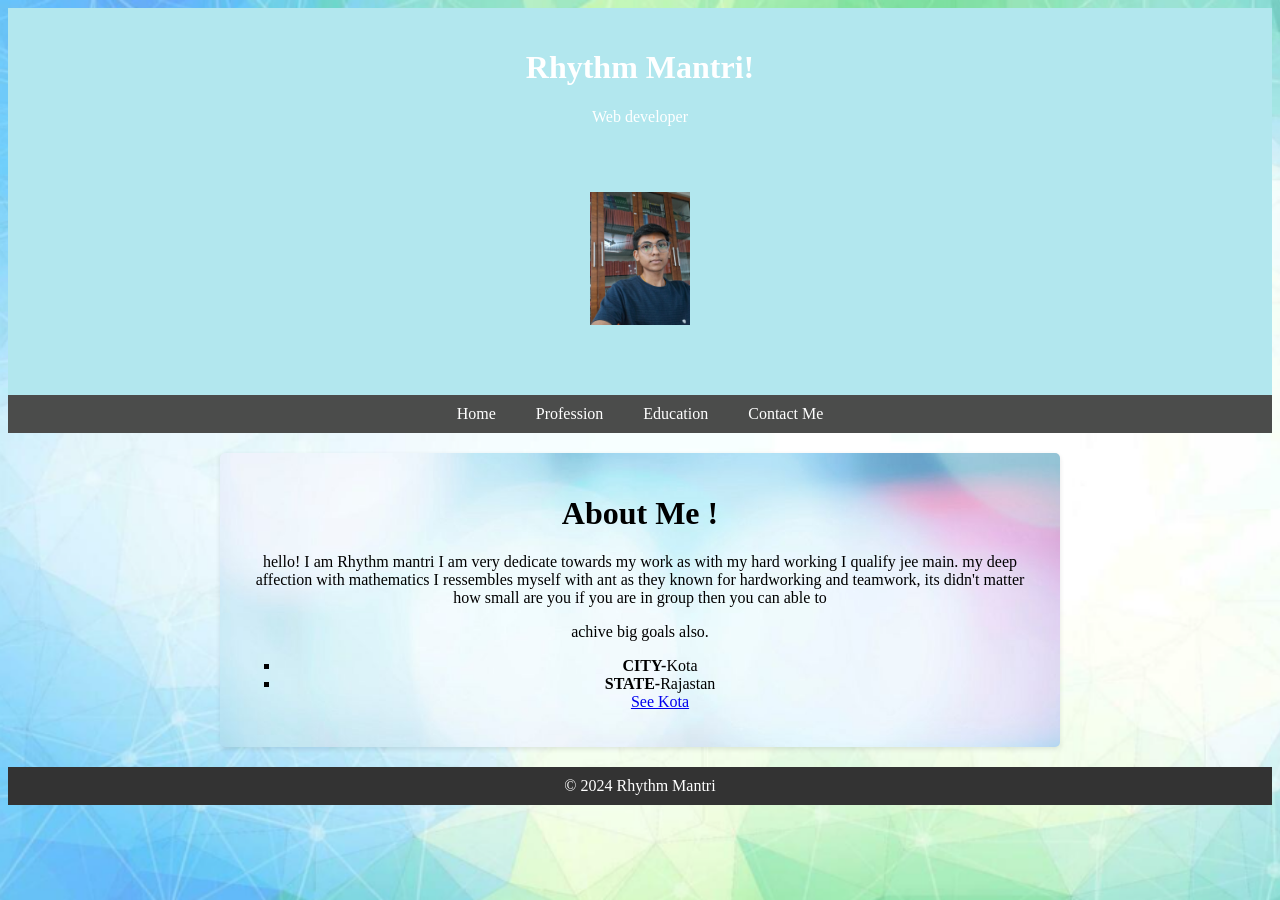
<file: index.html>
<HTML>

<HEAD>
    <TITLE>
        My Introduction !
    </TITLE>
    <meta charset="UTF-8">
    <meta name="viewport" content="width=device-width, initial-scale=1.0">
    <style>
        table {
            margin: 20px;
            border: 1px solid black;
        }

        img {
            margin: 50px;
            width: 100px;
            height: auto;
        }

        body {
            background-image: url("Screenshot (38).png");
            background-repeat: no-repeat;
            background-size: cover;
        }

        header {
            background-color: #b2e7ee;
            text-align: center;
            padding: 20px;
            color: white;
        }

        nav {
            display: flex;
            justify-content: center;
            background-color: #4b4c4b;
            padding: 10px 0;
        }

        nav a {
            color: white;
            text-decoration: none;
            margin: 0 20px;
        }

        main {
            max-width: 800px;
            margin: 20px auto;
            padding: 20px;
            background-color: white;
            background-image: url("Screenshot (39).png");
            background-repeat: no-repeat;
            background-size: cover;
            border-radius: 5px;
            box-shadow: 0 2px 5px rgba(0, 0, 0, 0.1);
            text-align: center;
        }

        footer {
            text-align: center;
            padding: 10px;
            background-color: #333;
            color: white;
        }
    </style>
</HEAD>

<BODY>
    <header>
        <H1><b>Rhythm Mantri!</b></H1>
        <p>Web developer</p>
        <img src="my_photo.jpeg" alt="my image" height="auto" width="500">
    </header>
    <nav>
        <a href="index.html">Home</a>
        <a href="professional.html" target="_blank">Profession</a>
        <a href="education.html" target="_blank">Education</a>
        <a href="contact.html" target="_blank">Contact Me</a>
    </nav>
    <main>
        <H1>About Me !</H1>
        <p>hello! I am Rhythm mantri
            I am very dedicate towards my work as with my hard working I qualify jee main.
            my deep affection with mathematics
            I ressembles myself with ant as they known for hardworking and teamwork,
            its didn't matter how small are you if you are in group then you can able to
        </p>
        achive big goals also.</p>
        <ul type="square">
            <li><b>CITY-</b>Kota</li>
            <li><b>STATE-</b>Rajastan</li>
            <a href="https://en.wikipedia.org/wiki/Kota,_Rajasthan">See Kota</a>
        </ul>
    </main>
    <footer>
        © 2024 Rhythm Mantri
    </footer>
</BODY>

</HTML>
</file>
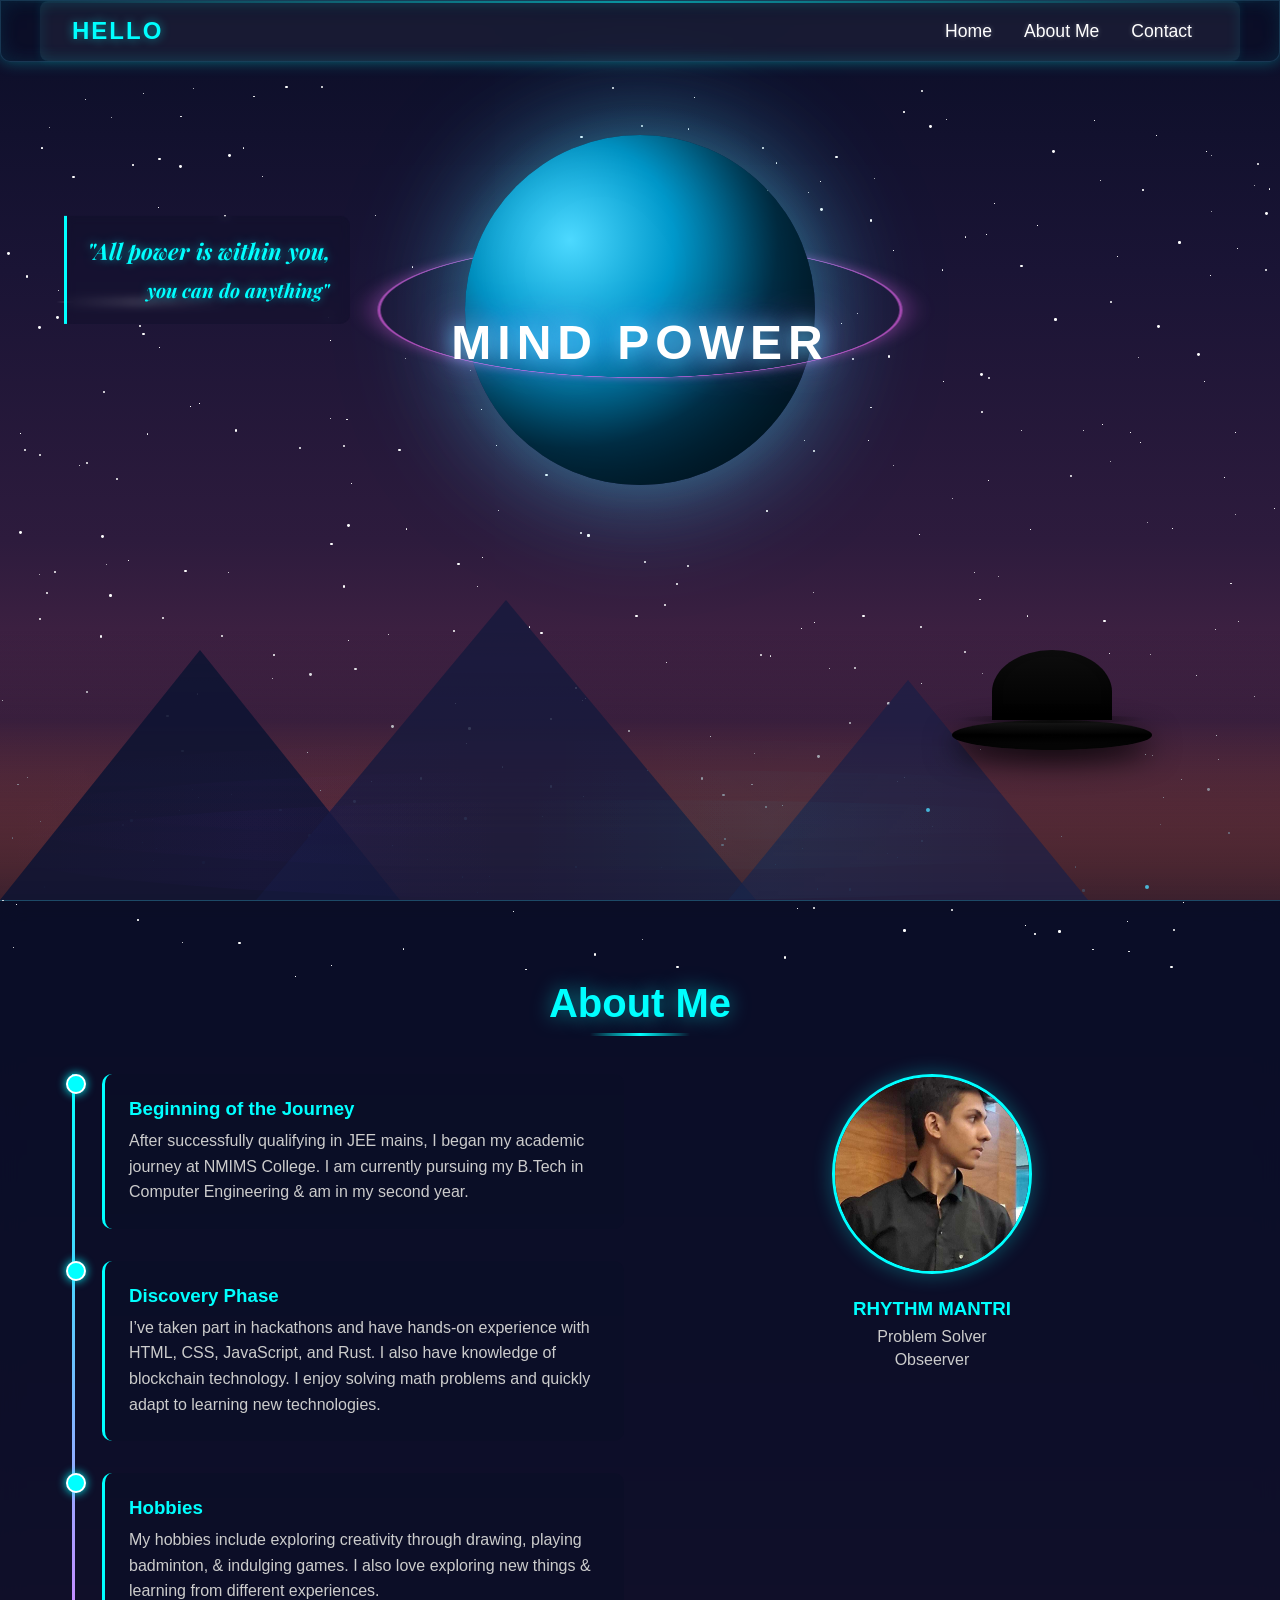
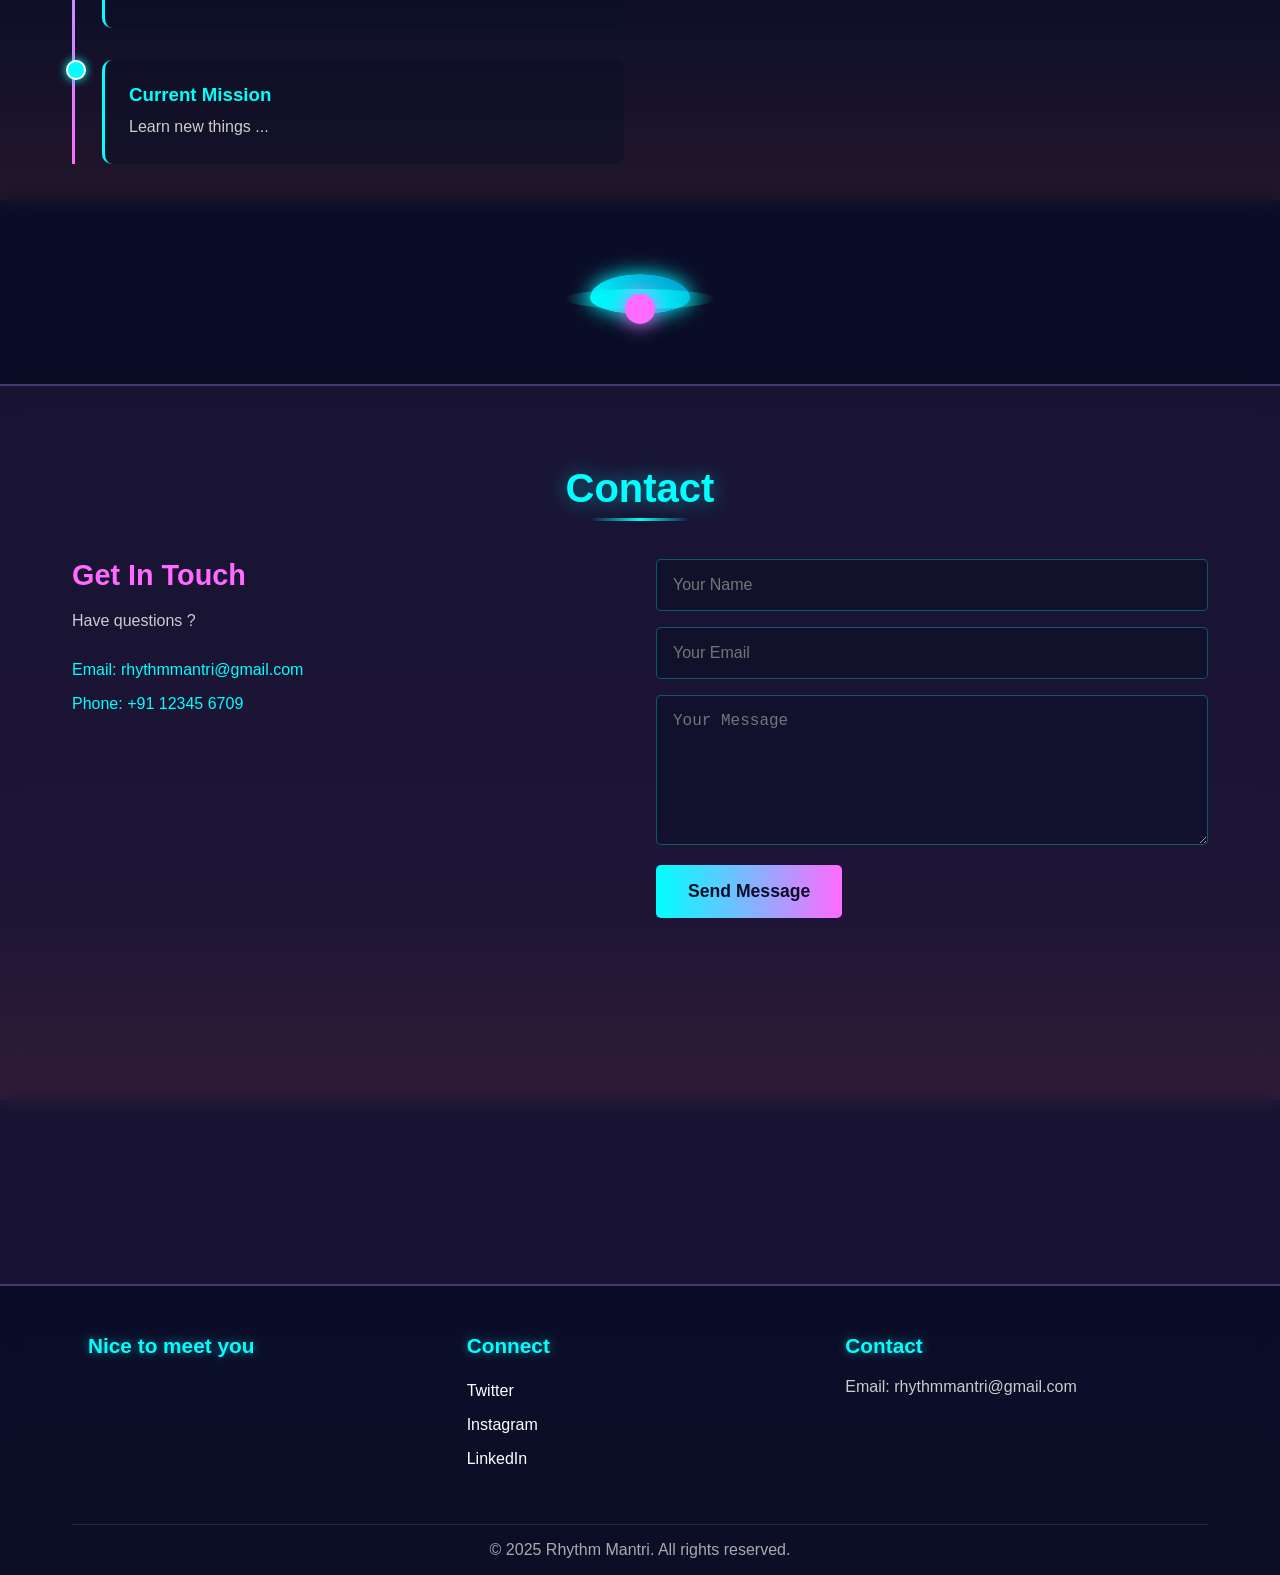
<file: portfolio/index.html>
<!DOCTYPE html>
<html lang="en">

<head>
    <meta charset="UTF-8">
    <meta name="viewport" content="width=device-width, initial-scale=1.0">
    <title>Rhythm Mantri</title>
    <link rel="stylesheet" href="style.css">
    <!-- Adding Google Fonts for different font styles -->
    <link href="https://fonts.googleapis.com/css2?family=Playfair+Display:wght@700&family=Roboto+Slab:wght@300;700&display=swap" rel="stylesheet">
</head>

<body>
    <div class="scene">
        <!-- Navigation Bar -->
        <nav class="navbar">
            <div class="nav-container">
                <div class="nav-logo">HELLO</div>
                <ul class="nav-menu">
                    <li class="nav-item">
                        <a href="#home" class="nav-link">Home</a>
                    </li>
                    <li class="nav-item">
                        <a href="#about" class="nav-link">About Me</a>
                    </li>
                    <li class="nav-item">
                        <a href="#contact" class="nav-link">Contact</a>
                    </li>
                </ul>
            </div>
        </nav>

        <!-- Home Section -->
        <section id="home" class="section home-section">
            <div class="title">MIND POWER</div>

            <!-- Quote on the left side -->
            <div class="quote-container">
                <div class="quote">
                    <p class="quote-text">"All power is within you,</p>
                    <p class="quote-text">you can do anything"</p>
                </div>
            </div>

            <!-- Stars -->
            <div class="stars" id="stars"></div>

            <!-- Shooting Stars -->
            <div class="shooting-stars" id="shooting-stars"></div>

            <!-- Planet -->
            <div class="planet-container">
                <div class="planet">
                    <div class="planet-glow"></div>
                    <div class="planet-sphere"></div>
                    <div class="planet-ring"></div>
                </div>
            </div>

            <!-- Mountains -->
            <div class="mountains">
                <div class="mountain mountain-1"></div>
                <div class="mountain mountain-2"></div>
                <div class="mountain mountain-3"></div>
            </div>

            <!-- Fog -->
            <div class="fog">
                <div class="fog-layer"></div>
                <div class="fog-layer"></div>
                <div class="fog-layer"></div>
            </div>

            <!-- Hat positioned on the right side -->
            <div class="hat-container">
                <div class="hat">
                    <div class="hat-crown"></div>
                    <div class="hat-brim"></div>
                </div>
                <div class="name-reveal">RHYTHM MANTRI</div>
            </div>

            <!-- Particles -->
            <div class="particles" id="particles"></div>
        </section>

        <!-- About Me Section -->
        <section id="about" class="section about-section">
            <div class="section-container">
                <h2 class="section-title">About Me</h2>
                <div class="about-content">
                    <div class="timeline-container">
                        <div class="timeline">
                            <div class="timeline-item">
                                <div class="timeline-marker"></div>
                                <div class="timeline-content">
                                    <h3>Beginning of the Journey</h3>
                                    <p>After successfully qualifying in JEE mains, 
                                        I began my academic journey at NMIMS College.
                                        I am currently pursuing my B.Tech in Computer Engineering & am in my second year. 
                                    </p>
                                </div>
                            </div>
                            <div class="timeline-item">
                                <div class="timeline-marker"></div>
                                <div class="timeline-content">
                                    <h3>Discovery Phase</h3>
                                    <p>I’ve taken part in hackathons and have hands-on experience with HTML, CSS, JavaScript, and Rust. 
                                        I also have knowledge of blockchain technology. 
                                        I enjoy solving math problems and quickly adapt to learning new technologies.
                                    </p>
                                </div>
                            </div>
                            <div class="timeline-item">
                                <div class="timeline-marker"></div>
                                <div class="timeline-content">
                                    <h3>Hobbies</h3>
                                    <p>My hobbies include exploring creativity through drawing, playing badminton, & indulging games. 
                                        I also love exploring new things & learning from different experiences.</p>
                                </div>
                            </div>
                            <div class="timeline-item">
                                <div class="timeline-marker"></div>
                                <div class="timeline-content">
                                    <h3>Current Mission</h3>
                                    <p>Learn new things ...</p>
                                </div>
                            </div>
                        </div>
                    </div>
                    <div class="profile-container">
                        <div class="profile-image">
                            <img src="profile.jpg" alt="RHYTHM MANTRI" />
                        </div>
                        <div class="profile-info">
                            <h3>RHYTHM MANTRI</h3>
                            <p>Problem Solver</p>
                            <p>Obseerver</p>
                        </div>
                    </div>
                </div>
                <div class="spaceship-container">
                    <div class="spaceship">
                        <div class="spaceship-body"></div>
                        <div class="spaceship-wing"></div>
                        <div class="spaceship-engine"></div>
                    </div>
                </div>
            </div>
        </section>

        <!-- Contact Section -->
        <section id="contact" class="section contact-section">
            <div class="section-container">
                <h2 class="section-title">Contact</h2>
                <div class="contact-content">
                    <div class="contact-info">
                        <h3>Get In Touch</h3>
                        <p>Have questions ?</p>
                        <div class="contact-details">
                            <p>Email: rhythmmantri@gmail.com</p>
                            <p>Phone: +91 12345 6709</p>
                        </div>
                    </div>
                    <div class="contact-form">
                        <form>
                            <input type="text" placeholder="Your Name" class="form-input">
                            <input type="email" placeholder="Your Email" class="form-input">
                            <textarea placeholder="Your Message" class="form-textarea"></textarea>
                            <button type="submit" class="form-button">Send Message</button>
                        </form>
                    </div>
                </div>
            </div>
        </section>
    </div>
    
    <!-- Footer -->
    <footer class="footer">
        <div class="footer-container">
            <div class="footer-content">
                <div class="footer-section">
                    <h3>Nice to meet you</h3>
                    <p></p>
                </div>
                <div class="footer-section">
                    <h3>Connect</h3>
                    <div class="social-links">
                        <a href="#" class="social-link">Twitter</a>
                        <a href="#" class="social-link">Instagram</a>
                        <a href="#" class="social-link">LinkedIn</a>
                    </div>
                </div>
                <div class="footer-section">
                    <h3>Contact</h3>
                    <p>Email: rhythmmantri@gmail.com</p>
                </div>
            </div>
            <div class="footer-bottom">
                <p>&copy; 2025 Rhythm Mantri. All rights reserved.</p>
            </div>
        </div>
    </footer>
    
    <script src="script.js"></script>
</body>

</html>
</file>
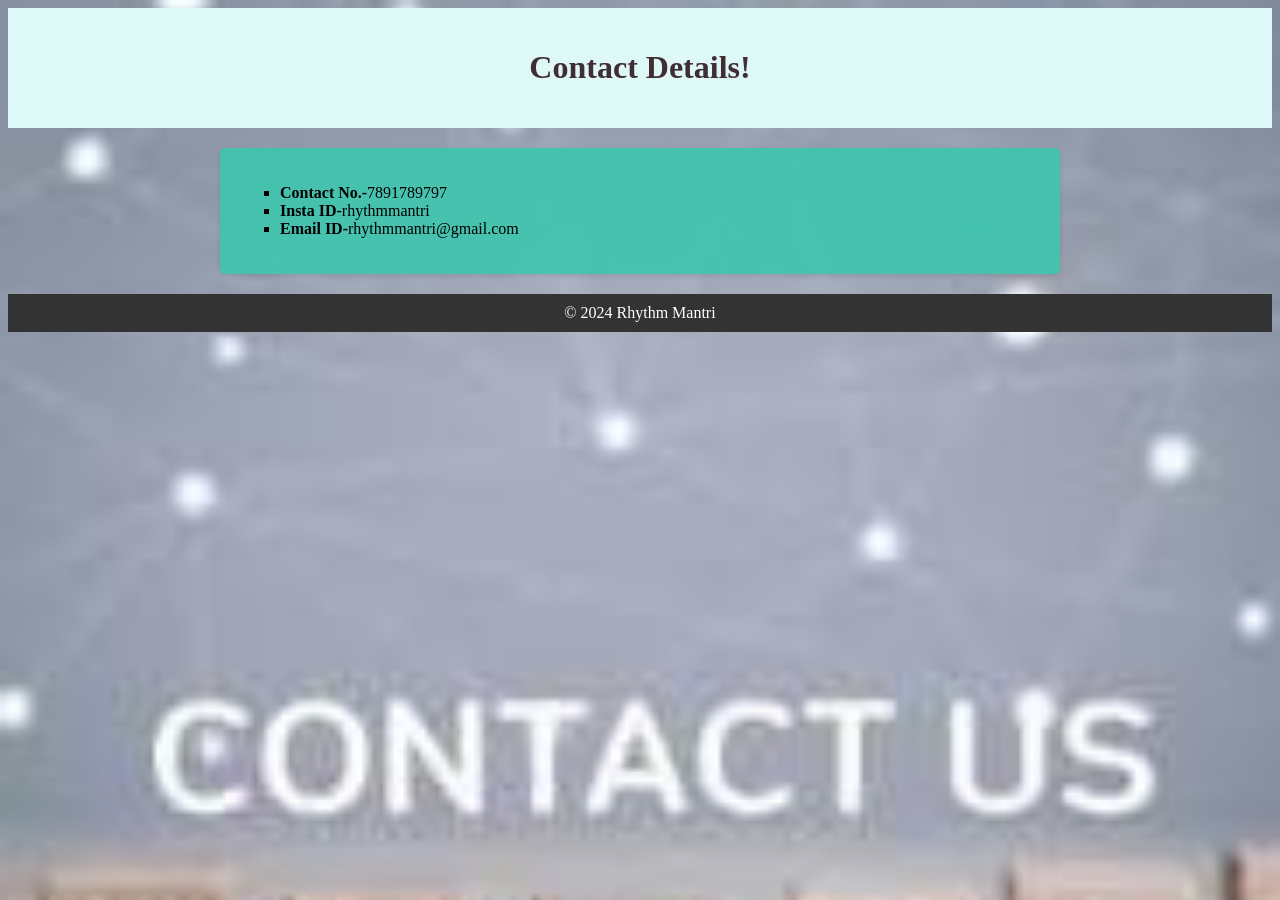
<file: contact.html>
<!DOCTYPE html>
<html lang="eng">
    <meta charset="UTF-8"/>
    <meta name="viewport" content="width=device-width">
    <title>contact</title>
    <style>
        body
        {
            background-image: url("[data-uri]");
            background-repeat: no-repeat;
            background-size: cover;
        }
        main
        {
            max-width: 800px;
            margin: 20px auto;
            padding: 20px;
            background-color: rgba(60, 198, 175, 0.89);
            border-radius: 5px;
            box-shadow: 0 2px 5px rgba(0, 0, 0, 0.1);
        }
        header
        {
            background-color: rgb(222, 248, 248);
            text-align: center;
            padding: 20px;
            color: rgb(64, 46, 52);
        }
        footer {
            text-align: center;
            padding: 10px;
            background-color: #333;
            color: white;
        }
    </style>
    <body>
        <header>
            <h1><b>Contact Details!</b></h1>
        </header>
        <main>
            <ul type="square">
              <li><b>Contact No.-</b>7891789797</li>
              <li><b>Insta ID-</b>rhythmmantri</li> 
              <li><b>Email ID-</b>rhythmmantri@gmail.com</li>
            </ul>
        </main>
        <footer>
            © 2024 Rhythm Mantri
        </footer>
    </body>
</html>
</file>
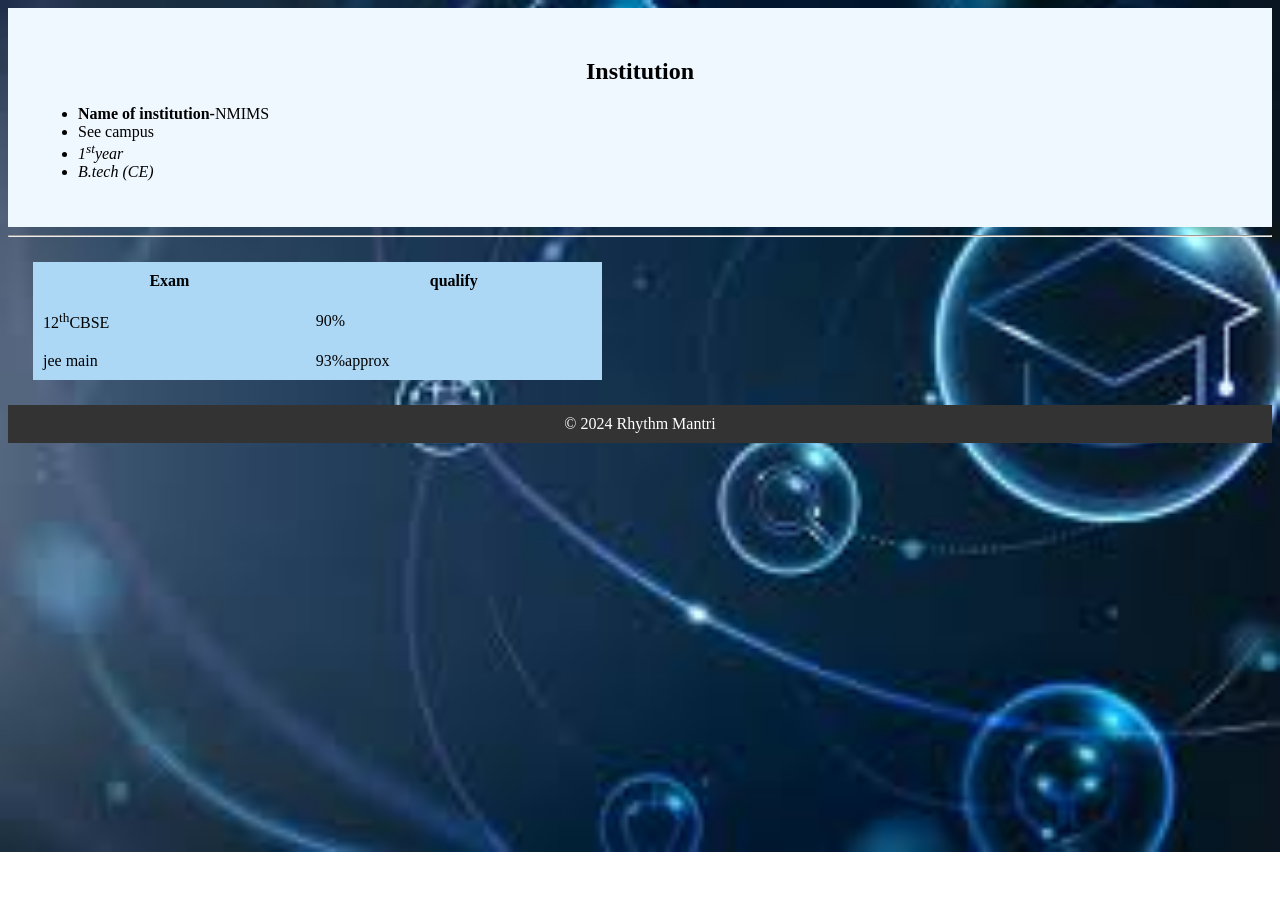
<file: education.html>
<!DOCTYPE html>
<html>
<head>
    <meta charset="UTF-8"/>
    <title>education</title>
    <style>
        body
        {
            background-image: url("[data-uri]");
            background-repeat: no-repeat;
            background-size: cover;
        }
        header
        {
            background-color: aliceblue;
            padding: 30px;
            text-align:justify;
            margin: auto;
        }
        table
        {
            width: 45%;
            background-color: rgb(172, 216, 246);
            border-collapse: collapse;
            border-color: black;
            margin: 25px;
        }
        th
        {
            padding: 10px;
            border: 1.5px;
            border-color: black;
            text-align: center;
        }
        td
        {
            padding: 10px;
            border: 1.5px;
            border-color: black;
            text-align: left;
        }
        footer {
            text-align: center;
            padding: 10px;
            background-color: #333;
            color: white;
        }
    </style>
</head>
<body>
    <header>
        <center>
        <h2>Institution</h2>
        </center>
        <ul type="disc">
            <li><b>Name of institution-</b>NMIMS<li>
            <a herf="https://www.nmims.edu/images/shirpur/2.jpg"target="_blank">See campus</a><br>
            <li><i>1<sup>st</sup>year</li></i></li>
            <li><i>B.tech (CE)</i></li>     
         </ul>
    </header>
    <hr>
    <main>
        <table>
             <tr>
                <th><b>Exam</b></th>
                <th><b>qualify</b></th>
            </tr>
             <tr> 
                <td>12<sup>th</sup>CBSE</td>
                <td>90%</td>
            </tr>
            <tr>
                <td>jee main</td>
                <td>93%approx</td>
            </tr>
      </table>
    </main>
    <footer>
        © 2024 Rhythm Mantri
    </footer>
</body>
</html>
</file>
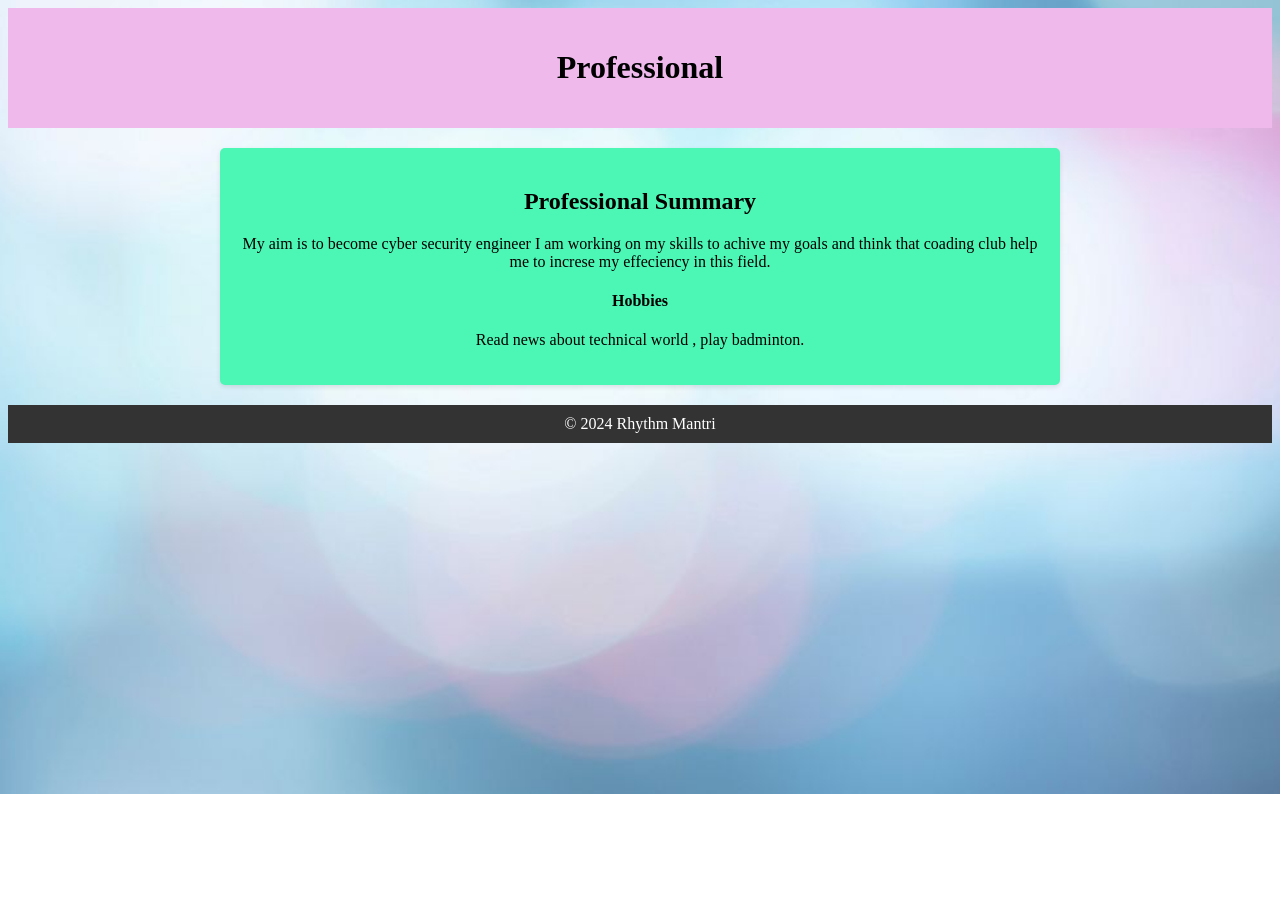
<file: professional.html>
<!DOCTYPE html>
<html>
<head>
    <meta charset="UTF-8"/>
    <meta name="viewport" content="width=device-width">
    <title>Professional</title>
    <style>
        body
        {
            background-image: url("Screenshot (39).png");
            background-repeat: no-repeat;
            background-size: cover;
        }
        header
        {
            background-color: rgb(239, 185, 236);
            text-align: center;
            padding: 20px;
            margin: auto;
        }
        main
        {
            max-width: 800px;
            margin: 20px auto;
            padding: 20px;
            background-color: rgb(76, 247, 181);
            border-radius: 5px;
            box-shadow: 0 2px 5px rgba(0, 0, 0, 0.1);
            text-align: center;
        }
        footer {
            text-align: center;
            padding: 10px;
            background-color: #333;
            color: white;
        }
    </style>
</head>
<body>
    <header>
        <h1><b>Professional</b></h1>
    </header>
    <main>
        <h2><b>Professional Summary</b></h2>
               <p>My aim is to become cyber security engineer
                  I am working on my skills to achive my goals
                  and think that coading club help me to increse my effeciency in this field.
                  <h4>Hobbies</h4>
                  Read news about technical world , play badminton.
               </p>
    </main>
    <footer>
        © 2024 Rhythm Mantri
    </footer>
</body>
</html>
</file>
<file: portfolio/style.css>
* {
    margin: 0;
    padding: 0;
    box-sizing: border-box;
}

body {
    overflow-x: hidden;
    font-family: 'Arial', sans-serif;
    perspective: 1000px;
    height: 100vh;
    background: linear-gradient(to bottom, #0a0e27 0%, #1a1435 30%, #2d1b3d 60%, #4a2545 80%, #ff6b4a 100%);
    color: #fff;
}

.scene {
    width: 100vw;
    position: relative;
    overflow: hidden;
}

/* Sections */
.section {
    min-height: 100vh;
    width: 100%;
    position: relative;
    padding: 80px 0 40px;
}

.home-section {
    height: 100vh;
}

.about-section {
    background: rgba(10, 14, 39, 0.9);
    backdrop-filter: blur(10px);
    border-top: 1px solid rgba(77, 217, 255, 0.3);
    border-bottom: 1px solid rgba(77, 217, 255, 0.3);
}

.contact-section {
    background: rgba(26, 20, 53, 0.9);
    backdrop-filter: blur(10px);
    border-top: 1px solid rgba(255, 107, 255, 0.3);
    border-bottom: 1px solid rgba(255, 107, 255, 0.3);
}

.section-container {
    max-width: 1200px;
    margin: 0 auto;
    padding: 0 2rem;
}

.section-title {
    text-align: center;
    font-size: 2.5rem;
    color: #00ffff;
    text-shadow: 0 0 20px rgba(0, 255, 255, 0.5);
    margin-bottom: 3rem;
    position: relative;
}

.section-title::after {
    content: '';
    position: absolute;
    bottom: -10px;
    left: 50%;
    transform: translateX(-50%);
    width: 100px;
    height: 3px;
    background: linear-gradient(90deg, transparent, #00ffff, transparent);
}

/* Navigation Bar */
.navbar {
    position: fixed;
    top: 0;
    left: 0;
    width: 100%;
    z-index: 1000;
    background: rgba(10, 14, 39, 0.2);
    backdrop-filter: blur(10px);
    -webkit-backdrop-filter: blur(10px);
    border: 1px solid rgba(77, 217, 255, 0.2);
    box-shadow: 
        0 0 15px rgba(0, 255, 255, 0.3),
        inset 0 0 20px rgba(0, 255, 255, 0.1);
    border-radius: 0 0 10px 10px;
}

.nav-container {
    display: flex;
    justify-content: space-between;
    align-items: center;
    padding: 1rem 2rem;
    max-width: 1200px;
    margin: 0 auto;
    background: rgba(255, 255, 255, 0.05);
    border-radius: 8px;
    box-shadow: 
        inset 0 0 15px rgba(0, 255, 255, 0.1),
        0 0 10px rgba(0, 255, 255, 0.1);
}

.navbar::before {
    content: '';
    position: absolute;
    top: 0;
    left: 0;
    right: 0;
    height: 2px;
    background: linear-gradient(90deg, transparent, rgba(0, 255, 255, 0.5), transparent);
    z-index: 1001;
}

.nav-logo {
    font-size: 1.5rem;
    font-weight: bold;
    color: #00ffff;
    text-shadow: 0 0 10px rgba(0, 255, 255, 0.5);
    letter-spacing: 2px;
}

.nav-menu {
    display: flex;
    list-style: none;
}

.nav-item {
    margin: 0 1rem;
}

.nav-link {
    color: #fff;
    text-decoration: none;
    font-size: 1.1rem;
    position: relative;
    padding: 0.5rem 0;
    transition: all 0.3s ease;
    text-shadow: 0 0 5px rgba(255, 255, 255, 0.3);
}

.nav-link:hover {
    color: #00ffff;
    text-shadow: 0 0 10px rgba(0, 255, 255, 0.7);
}

.nav-link::after {
    content: '';
    position: absolute;
    bottom: 0;
    left: 0;
    width: 0;
    height: 2px;
    background: linear-gradient(90deg, #00ffff, #ff6bff);
    transition: width 0.3s ease;
}

.nav-link:hover::after {
    width: 100%;
}

/* Home Section Styles */
/* Title */
.title {
    position: absolute;
    top: 35%;
    left: 50%;
    transform: translateX(-50%);
    font-size: 48px;
    font-weight: bold;
    color: #fff;
    text-shadow: 0 0 20px rgba(77, 217, 255, 0.8), 0 0 40px rgba(255, 107, 255, 0.6);
    opacity: 0;
    animation: titleFadeIn 2s ease forwards;
    letter-spacing: 6px;
    z-index: 100;
}

@keyframes titleFadeIn {
    to {
        opacity: 1;
    }
}

/* Quote Container */
.quote-container {
    position: absolute;
    top: 30%;
    left: 5%;
    z-index: 15;
    max-width: 300px;
    padding: 20px;
    background: rgba(10, 14, 39, 0.3);
    border-left: 3px solid #00ffff;
    border-radius: 0 10px 10px 0;
    backdrop-filter: blur(5px);
    transform: translateY(-50%);
}

.quote {
    font-family: 'Playfair Display', serif;
}

.quote-text {
    font-size: 1.4rem;
    color: #00ffff;
    text-shadow: 0 0 10px rgba(0, 255, 255, 0.5);
    margin: 10px 0;
    line-height: 1.4;
    font-weight: 700;
    font-style: italic;
}

.quote-text:first-child {
    margin-top: 0;
}

.quote-text:last-child {
    text-align: right;
    font-size: 1.2rem;
    margin-bottom: 0;
}

/* Stars background */
.stars {
    position: absolute;
    width: 100%;
    height: 100%;
    z-index: 1;
}

.star {
    position: absolute;
    background: white;
    border-radius: 50%;
    animation: twinkle 3s infinite alternate;
}

@keyframes twinkle {
    0%, 100% {
        opacity: 0.3;
    }
    50% {
        opacity: 1;
    }
}

/* Shooting stars */
.shooting-stars {
    position: absolute;
    width: 100%;
    height: 100%;
    z-index: 2;
}

.shooting-star {
    position: absolute;
    height: 2px;
    background: linear-gradient(90deg, rgba(255, 255, 255, 0) 0%, rgba(255, 255, 255, 1) 50%, rgba(255, 255, 255, 0) 100%);
    animation: shoot 3s linear infinite;
}

@keyframes shoot {
    0% {
        transform: translateX(100vw) translateY(0);
        opacity: 1;
    }
    100% {
        transform: translateX(-100px) translateY(100px);
        opacity: 0;
    }
}

/* Planet */
.planet-container {
    position: absolute;
    top: 15%;
    left: 50%;
    transform: translateX(-50%);
    width: 350px;
    height: 350px;
    transform-style: preserve-3d;
    animation: float 6s ease-in-out infinite;
    z-index: 3;
}

@keyframes float {
    0%, 100% {
        transform: translateX(-50%) translateY(0) rotateX(10deg);
    }
    50% {
        transform: translateX(-50%) translateY(-20px) rotateX(10deg);
    }
}

.planet {
    width: 100%;
    height: 100%;
    position: relative;
    transform-style: preserve-3d;
    animation: rotatePlanet 20s linear infinite;
}

@keyframes rotatePlanet {
    from {
        transform: rotateY(0deg) rotateZ(5deg);
    }
    to {
        transform: rotateY(360deg) rotateZ(5deg);
    }
}

.planet-sphere {
    width: 100%;
    height: 100%;
    border-radius: 50%;
    background: radial-gradient(circle at 30% 30%, #4dd9ff, #0099cc 30%, #003d5c 60%, #001a2e);
    box-shadow:
        inset -40px -40px 80px rgba(0, 0, 0, 0.5),
        0 0 100px rgba(77, 217, 255, 0.4),
        0 0 150px rgba(77, 217, 255, 0.2);
    position: relative;
    overflow: hidden;
}

.planet-ring {
    position: absolute;
    width: 150%;
    height: 150%;
    border: 3px solid rgba(255, 107, 255, 0.6);
    border-radius: 50%;
    top: 50%;
    left: 50%;
    transform: translate(-50%, -50%) rotateX(75deg);
    box-shadow: 0 0 30px rgba(255, 107, 255, 0.4);
}

.planet-glow {
    position: absolute;
    width: 120%;
    height: 120%;
    border-radius: 50%;
    background: radial-gradient(circle, rgba(77, 217, 255, 0.3), transparent 70%);
    top: -10%;
    left: -10%;
    animation: pulse 4s ease-in-out infinite;
}

@keyframes pulse {
    0%, 100% {
        opacity: 0.5;
        transform: scale(1);
    }
    50% {
        opacity: 0.8;
        transform: scale(1.05);
    }
}

/* Mountains */
.mountains {
    position: absolute;
    bottom: 0;
    width: 100%;
    height: 30%;
    background: linear-gradient(to bottom, transparent, rgba(10, 14, 39, 0.8));
    z-index: 4;
}

.mountain {
    position: absolute;
    bottom: 0;
    width: 0;
    height: 0;
    border-style: solid;
}

.mountain-1 {
    border-width: 0 200px 250px 200px;
    border-color: transparent transparent rgba(15, 20, 50, 0.9) transparent;
    left: 0;
}

.mountain-2 {
    border-width: 0 250px 300px 250px;
    border-color: transparent transparent rgba(20, 25, 60, 0.8) transparent;
    left: 20%;
}

.mountain-3 {
    border-width: 0 180px 220px 180px;
    border-color: transparent transparent rgba(25, 30, 70, 0.7) transparent;
    right: 15%;
}

/* Fog effect */
.fog {
    position: absolute;
    bottom: 0;
    width: 100%;
    height: 30%;
    z-index: 5;
}

.fog-layer {
    position: absolute;
    width: 100%;
    height: 100px;
    background: linear-gradient(to right,
            transparent 0%,
            rgba(106, 46, 246, 0.1) 20%,
            transparent 40%,
            rgba(0, 240, 255, 0.1) 60%,
            transparent 80%);
    border-radius: 50%;
    animation: drift 15s linear infinite;
    opacity: 0.3;
}

.fog-layer:nth-child(1) {
    bottom: 0;
    animation-delay: 0s;
}

.fog-layer:nth-child(2) {
    bottom: 30px;
    animation-delay: 5s;
    opacity: 0.2;
}

.fog-layer:nth-child(3) {
    bottom: 60px;
    animation-delay: 10s;
    opacity: 0.1;
}

@keyframes drift {
    0% {
        transform: translateX(0) translateY(0);
    }
    100% {
        transform: translateX(100px) translateY(-50px);
    }
}

/* Hat positioned on the right side */
.hat-container {
    position: absolute;
    bottom: 20%;
    right: 10%;
    z-index: 20;
}

.hat {
    position: relative;
    width: 200px;
    height: 70px;
    transition: transform 0.6s cubic-bezier(0.68, -0.55, 0.265, 1.55);
    z-index: 30;
    cursor: pointer;
}

.hat-crown {
    position: absolute;
    top: 0;
    left: 50%;
    transform: translateX(-50%);
    width: 120px;
    height: 70px;
    background: linear-gradient(to bottom, #0d0d0d 0%, #000 100%);
    border-radius: 50% 50% 0 0 / 60% 60% 0 0;
    box-shadow: inset 0 -5px 10px rgba(0, 0, 0, 0.5);
    z-index: 31;
}

.hat-brim {
    position: absolute;
    bottom: -30px;
    left: 50%;
    transform: translateX(-50%);
    width: 200px;
    height: 30px;
    background: linear-gradient(to bottom, #1a1a1a 0%, #000 50%, #0a0a0a 100%);
    border-radius: 50%;
    box-shadow: 0 10px 30px rgba(0, 0, 0, 0.9), inset 0 -3px 8px rgba(0, 0, 0, 0.6);
    z-index: 30;
}

.hat-brim::before {
    content: '';
    position: absolute;
    top: -5px;
    left: 50%;
    transform: translateX(-50%);
    width: 95%;
    height: 8px;
    background: linear-gradient(to right, transparent, rgba(0, 0, 0, 0.5) 50%, transparent);
    border-radius: 50%;
}

.hat-container:hover .hat {
    transform: translateY(-40px) rotateZ(5deg);
    filter: drop-shadow(0 20px 30px rgba(0, 0, 0, 0.6));
}

/* Name reveal */
.name-reveal {
    position: absolute;
    top: auto;
    left: 50%;
    transform: translate(-50%, -50%);
    font-size: 36px;
    font-weight: bold;
    color: #00ffff;
    text-shadow:
        0 0 20px #00ffff,
        0 0 40px #00ffff,
        0 0 60px #00ffff,
        0 0 80px rgba(0, 255, 255, 0.5);
    opacity: 0;
    transition: opacity 0.6s ease;
    pointer-events: none;
    letter-spacing: 8px;
    font-family: 'Courier New', monospace;
    z-index: 25;
    width: 100vw;
    text-align: center;
}

.hat-container:hover .name-reveal {
    opacity: 1;
    animation: nameGlow 2s ease-in-out infinite;
}

@keyframes nameGlow {
    0%, 100% {
        text-shadow: 0 0 20px #00ffff, 0 0 40px #00ffff, 0 0 60px #00ffff, 0 0 80px rgba(0, 255, 255, 0.5);
    }
    50% {
        text-shadow: 0 0 30px #00ffff, 0 0 60px #00ffff, 0 0 90px #00ffff, 0 0 120px rgba(0, 255, 255, 0.7);
    }
}

/* Particles */
.particles {
    position: absolute;
    width: 100%;
    height: 100%;
    z-index: 6;
}

.particle {
    position: absolute;
    width: 4px;
    height: 4px;
    background: rgba(77, 217, 255, 0.8);
    border-radius: 50%;
    animation: particleFloat 4s infinite ease-in-out;
}

@keyframes particleFloat {
    0%, 100% {
        transform: translateY(0) translateX(0);
        opacity: 0;
    }
    50% {
        transform: translateY(-100px) translateX(50px);
        opacity: 1;
    }
}

/* About Section Styles */
.about-content {
    display: flex;
    justify-content: space-between;
    flex-wrap: wrap;
    gap: 2rem;
    margin-bottom: 3rem;
}

.timeline-container {
    flex: 1;
    min-width: 300px;
}

.timeline {
    position: relative;
    padding-left: 30px;
}

.timeline::before {
    content: '';
    position: absolute;
    left: 0;
    top: 0;
    bottom: 0;
    width: 3px;
    background: linear-gradient(to bottom, #00ffff, #ff6bff);
}

.timeline-item {
    position: relative;
    margin-bottom: 2rem;
}

.timeline-marker {
    position: absolute;
    left: -36px;
    top: 0;
    width: 20px;
    height: 20px;
    border-radius: 50%;
    background: #00ffff;
    box-shadow: 0 0 10px #00ffff;
    border: 2px solid #fff;
}

.timeline-content {
    background: rgba(10, 14, 39, 0.5);
    padding: 1.5rem;
    border-radius: 10px;
    border-left: 3px solid #00ffff;
}

.timeline-content h3 {
    color: #00ffff;
    margin-bottom: 0.5rem;
}

.timeline-content p {
    color: #ccc;
    line-height: 1.6;
}

.profile-container {
    flex: 1;
    min-width: 300px;
    display: flex;
    flex-direction: column;
    align-items: center;
}

.profile-image {
    width: 200px;
    height: 200px;
    border-radius: 50%;
    overflow: hidden;
    border: 3px solid #00ffff;
    box-shadow: 0 0 20px rgba(0, 255, 255, 0.3);
    margin-bottom: 1.5rem;
}

.profile-image img {
    width: 100%;
    height: 100%;
    object-fit: cover;
}

.profile-info h3 {
    color: #00ffff;
    text-align: center;
    margin-bottom: 0.5rem;
}

.profile-info p {
    color: #ccc;
    text-align: center;
    margin-bottom: 0.3rem;
}

.spaceship-container {
    display: flex;
    justify-content: center;
    margin-top: 2rem;
}

.spaceship {
    position: relative;
    width: 150px;
    height: 100px;
    animation: floatShip 4s ease-in-out infinite;
}

.spaceship-body {
    position: absolute;
    width: 100px;
    height: 40px;
    background: linear-gradient(45deg, #00ffff, #0099cc);
    border-radius: 50% 50% 50% 50% / 60% 60% 40% 40%;
    top: 30px;
    left: 25px;
    box-shadow: 0 0 20px #00ffff;
}

.spaceship-wing {
    position: absolute;
    width: 150px;
    height: 20px;
    background: linear-gradient(90deg, transparent, #00ffff, transparent);
    top: 45px;
    border-radius: 50%;
}

.spaceship-engine {
    position: absolute;
    width: 30px;
    height: 30px;
    background: #ff6bff;
    border-radius: 50%;
    top: 50px;
    left: 60px;
    box-shadow: 0 0 20px #ff6bff;
    animation: enginePulse 1s infinite alternate;
}

@keyframes floatShip {
    0%, 100% {
        transform: translateY(0) translateX(0);
    }
    50% {
        transform: translateY(-20px) translateX(10px);
    }
}

@keyframes enginePulse {
    0% {
        box-shadow: 0 0 10px #ff6bff;
        transform: scale(1);
    }
    100% {
        box-shadow: 0 0 30px #ff6bff;
        transform: scale(1.2);
    }
}

/* Contact Section Styles */
.contact-content {
    display: flex;
    justify-content: space-between;
    flex-wrap: wrap;
    gap: 2rem;
}

.contact-info {
    flex: 1;
    min-width: 300px;
}

.contact-info h3 {
    color: #ff6bff;
    font-size: 1.8rem;
    margin-bottom: 1rem;
}

.contact-info p {
    color: #ccc;
    margin-bottom: 1.5rem;
    line-height: 1.6;
}

.contact-details p {
    color: #00ffff;
    margin-bottom: 0.5rem;
}

.contact-form {
    flex: 1;
    min-width: 300px;
}

.form-input, .form-textarea {
    width: 100%;
    padding: 1rem;
    margin-bottom: 1rem;
    background: rgba(10, 14, 39, 0.5);
    border: 1px solid rgba(0, 255, 255, 0.3);
    border-radius: 5px;
    color: #fff;
    font-size: 1rem;
}

.form-input:focus, .form-textarea:focus {
    outline: none;
    border-color: #00ffff;
    box-shadow: 0 0 10px rgba(0, 255, 255, 0.5);
}

.form-textarea {
    height: 150px;
    resize: vertical;
}

.form-button {
    background: linear-gradient(90deg, #00ffff, #ff6bff);
    color: #0a0e27;
    border: none;
    padding: 1rem 2rem;
    font-size: 1.1rem;
    border-radius: 5px;
    cursor: pointer;
    font-weight: bold;
    transition: transform 0.3s ease;
}

.form-button:hover {
    transform: translateY(-3px);
    box-shadow: 0 5px 15px rgba(0, 255, 255, 0.4);
}

/* Footer */
.footer {
    background: rgba(10, 14, 39, 0.9);
    border-top: 1px solid rgba(77, 217, 255, 0.3);
    padding: 2rem 0 1rem;
    backdrop-filter: blur(10px);
}

.footer-container {
    max-width: 1200px;
    margin: 0 auto;
    padding: 0 2rem;
}

.footer-content {
    display: flex;
    justify-content: space-between;
    flex-wrap: wrap;
    margin-bottom: 2rem;
}

.footer-section {
    flex: 1;
    min-width: 250px;
    margin: 1rem;
}

.footer-section h3 {
    color: #00ffff;
    margin-bottom: 1rem;
    font-size: 1.3rem;
    text-shadow: 0 0 10px rgba(0, 255, 255, 0.5);
}

.footer-section p {
    color: #ccc;
    line-height: 1.6;
}

.social-links {
    display: flex;
    flex-direction: column;
}

.social-link {
    color: #fff;
    text-decoration: none;
    margin: 0.5rem 0;
    transition: color 0.3s ease;
}

.social-link:hover {
    color: #00ffff;
    text-shadow: 0 0 10px rgba(0, 255, 255, 0.5);
}

.footer-bottom {
    text-align: center;
    padding-top: 1rem;
    border-top: 1px solid rgba(255, 255, 255, 0.1);
    color: #aaa;
}

/* Responsive Design */
@media (max-width: 768px) {
    .title {
        font-size: 32px;
    }
    
    .planet-container {
        width: 250px;
        height: 250px;
        top: 10%;
    }
    
    .hat {
        width: 160px;
    }
    
    .hat-crown {
        width: 100px;
        height: 60px;
    }
    
    .hat-brim {
        width: 160px;
        height: 25px;
        bottom: -25px;
    }
    
    .name-reveal {
        font-size: 24px;
    }
    
    .hat-container {
        right: 5%;
    }
    
    .nav-container {
        flex-direction: column;
        padding: 1rem;
    }
    
    .nav-menu {
        margin-top: 1rem;
    }
    
    .nav-item {
        margin: 0 0.5rem;
    }
    
    .footer-content {
        flex-direction: column;
    }
    
    .footer-section {
        margin: 1rem 0;
    }
    
    .quote-container {
        left: 2%;
        max-width: 200px;
    }
    
    .quote-text {
        font-size: 1.1rem;
    }
    
    .quote-text:last-child {
        font-size: 1rem;
    }
    
    .section-title {
        font-size: 2rem;
    }
    
    .timeline {
        padding-left: 20px;
    }
    
    .timeline-marker {
        left: -26px;
        width: 15px;
        height: 15px;
    }
    
    .profile-image {
        width: 150px;
        height: 150px;
    }
    
    .spaceship {
        width: 100px;
        height: 70px;
    }
    
    .spaceship-body {
        width: 70px;
        height: 30px;
        top: 20px;
        left: 15px;
    }
    
    .spaceship-wing {
        width: 100px;
        top: 30px;
    }
    
    .spaceship-engine {
        width: 20px;
        height: 20px;
        top: 35px;
        left: 40px;
    }
}
</file>
